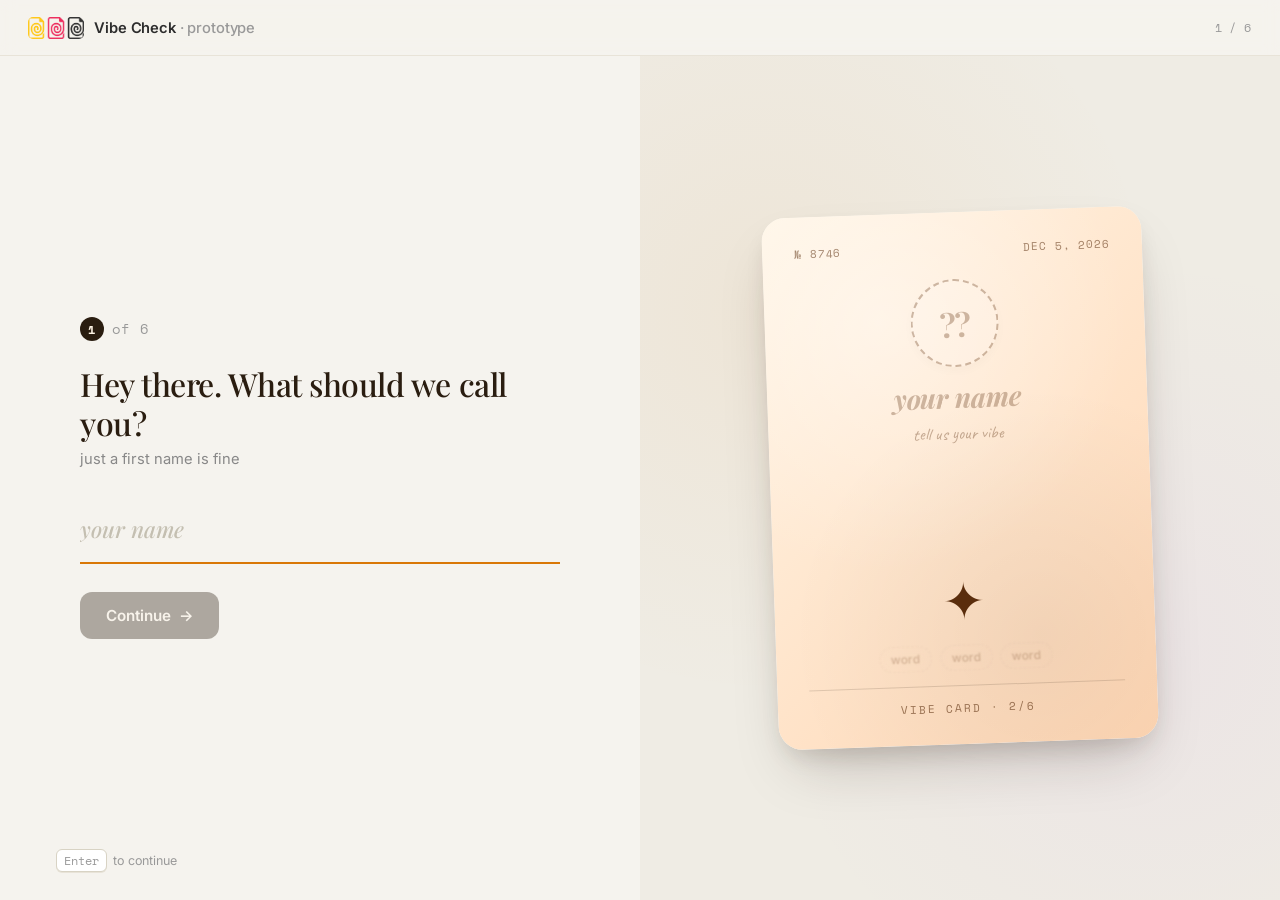
<file: vibe.html>
<!DOCTYPE html>
<html lang="en">
<head>
    <meta charset="UTF-8">
    <meta name="viewport" content="width=device-width, initial-scale=1.0">
    <link rel="icon" type="image/png" sizes="32x32" href="favicon-32.png">
    <link rel="icon" type="image/png" sizes="16x16" href="favicon-16.png">
    <link rel="apple-touch-icon" sizes="180x180" href="apple-touch-icon.png">
    <meta name="theme-color" content="#2D2D2D">
    <title>Formure — Vibe Check</title>
    <link rel="preconnect" href="https://fonts.googleapis.com">
    <link rel="preconnect" href="https://fonts.gstatic.com" crossorigin>
    <link href="https://fonts.googleapis.com/css2?family=Caveat:wght@500;700&family=Inter:wght@400;500;600;700;800&family=Playfair+Display:ital,wght@0,500;0,700;1,500&family=Space+Mono:wght@400;700&display=swap" rel="stylesheet">
    <link rel="stylesheet" href="vibe.css">
</head>
<body>
    <nav class="vibe-nav">
        <a class="vibe-logo" href="/">
            <img src="formure-logo.png" alt="Formure" height="22">
            <span>Vibe Check <em>· prototype</em></span>
        </a>
        <span class="vibe-progress" id="progress">0 / 6</span>
    </nav>

    <main class="vibe-stage">
        <!-- LEFT: Question Panel -->
        <section class="question-panel">
            <div class="question-wrap" id="questionWrap"></div>
            <div class="question-hint-row">
                <span class="kbd">Enter</span>
                <span class="kbd-label">to continue</span>
            </div>
        </section>

        <!-- RIGHT: Live Vibe Card -->
        <section class="card-panel">
            <div class="vibe-card" id="vibeCard">
                <div class="card-bg" id="cardBg"></div>
                <svg class="card-decor card-decor-tl" viewBox="0 0 60 60"><path d="M5 30 Q 20 10, 40 25 T 55 50" fill="none" stroke="currentColor" stroke-width="2" stroke-linecap="round"/></svg>
                <svg class="card-decor card-decor-tr" viewBox="0 0 60 60"><circle cx="30" cy="30" r="3" fill="currentColor"/><circle cx="45" cy="15" r="2" fill="currentColor"/><circle cx="15" cy="45" r="2.5" fill="currentColor"/><circle cx="50" cy="40" r="1.5" fill="currentColor"/></svg>
                <svg class="card-decor card-decor-bl" viewBox="0 0 60 60"><path d="M30 10 L33 25 L48 27 L36 36 L40 50 L30 42 L20 50 L24 36 L12 27 L27 25 Z" fill="currentColor"/></svg>
                <svg class="card-decor card-decor-br" viewBox="0 0 60 60"><path d="M5 5 L55 55 M5 55 L55 5 M30 5 L30 55 M5 30 L55 30" stroke="currentColor" stroke-width="1.5" stroke-linecap="round"/></svg>

                <div class="card-body">
                    <div class="card-meta-top">
                        <span class="card-no" id="cardNo">№ —</span>
                        <span class="card-date" id="cardDate"></span>
                    </div>

                    <div class="card-avatar" id="cardAvatar">
                        <span class="card-initials" id="cardInitials">??</span>
                    </div>

                    <h2 class="card-name" id="cardName">your name</h2>
                    <p class="card-tagline" id="cardTagline">tell us your vibe</p>

                    <div class="card-symbol" id="cardSymbol">✦</div>

                    <div class="card-words" id="cardWords">
                        <span class="word word-empty">word</span>
                        <span class="word word-empty">word</span>
                        <span class="word word-empty">word</span>
                    </div>

                    <div class="card-footer">
                        <span class="card-stamp" id="cardStamp">VIBE CARD</span>
                    </div>
                </div>
            </div>

            <div class="card-actions" id="cardActions">
                <button class="btn-action btn-primary" id="downloadBtn">↓ Download Card</button>
                <button class="btn-action btn-ghost" id="restartBtn">Try again</button>
            </div>
        </section>
    </main>

    <div class="confetti-layer" id="confettiLayer"></div>

    <script src="vibe.js"></script>
</body>
</html>
</file>
<file: vibe.css>
/* Formure — Vibe Check (prototype) */
/* The form IS the artifact: every answer reshapes the card on the right. */

:root {
    --card-bg-from: #fff5e6;
    --card-bg-to: #ffd6b3;
    --card-accent: #d97706;
    --card-text: #2a1d10;
    --card-decor: #d97706;
    --card-symbol: '✦';
    --card-typography: 'Inter', sans-serif;
    --card-display: 'Playfair Display', serif;
    --card-tilt: -2deg;
    --card-letterspacing: -0.01em;
}

* { box-sizing: border-box; margin: 0; padding: 0; }

html, body { height: 100%; }

body {
    font-family: 'Inter', -apple-system, BlinkMacSystemFont, sans-serif;
    background: #f5f3ee;
    color: #2D2D2D;
    overflow: hidden;
    -webkit-font-smoothing: antialiased;
    -moz-osx-font-smoothing: grayscale;
}

/* ─── Nav ─────────────────────────────────────────────── */
.vibe-nav {
    position: fixed;
    top: 0; left: 0; right: 0;
    height: 56px;
    display: flex;
    align-items: center;
    justify-content: space-between;
    padding: 0 28px;
    border-bottom: 1px solid #e8e3d8;
    background: rgba(245, 243, 238, 0.85);
    backdrop-filter: saturate(140%) blur(8px);
    -webkit-backdrop-filter: saturate(140%) blur(8px);
    z-index: 10;
}

.vibe-logo {
    display: flex;
    align-items: center;
    gap: 10px;
    text-decoration: none;
    color: inherit;
    font-weight: 600;
    font-size: 0.92rem;
    letter-spacing: -0.01em;
}

.vibe-logo img { border-radius: 5px; }

.vibe-logo em {
    font-style: normal;
    color: #999;
    font-weight: 500;
}

.vibe-progress {
    font-family: 'Space Mono', monospace;
    font-size: 0.78rem;
    color: #999;
    letter-spacing: 0.04em;
}

/* ─── Stage layout ────────────────────────────────────── */
.vibe-stage {
    position: fixed;
    top: 56px; left: 0; right: 0; bottom: 0;
    display: grid;
    grid-template-columns: 1fr 1fr;
    background: #f5f3ee;
}

@media (max-width: 880px) {
    .vibe-stage {
        grid-template-columns: 1fr;
        grid-template-rows: 45vh 1fr;
        overflow-y: auto;
        position: static;
        padding-top: 56px;
        height: auto;
        min-height: 100vh;
    }
}

/* ─── Question Panel ──────────────────────────────────── */
.question-panel {
    position: relative;
    display: flex;
    align-items: center;
    justify-content: center;
    padding: 40px 56px;
    overflow-y: auto;
}

.question-wrap {
    width: 100%;
    max-width: 480px;
}

.question-indicator {
    display: flex;
    align-items: center;
    gap: 8px;
    color: #999;
    font-size: 0.85rem;
    font-family: 'Space Mono', monospace;
    margin-bottom: 24px;
    letter-spacing: 0.02em;
}

.question-indicator .num {
    background: #2a1d10;
    color: #fff5e6;
    width: 24px; height: 24px;
    border-radius: 50%;
    display: inline-flex;
    align-items: center;
    justify-content: center;
    font-size: 0.75rem;
    font-weight: 700;
}

.question-text {
    font-family: 'Playfair Display', serif;
    font-size: 2rem;
    font-weight: 500;
    line-height: 1.2;
    color: #2a1d10;
    margin-bottom: 8px;
    letter-spacing: -0.015em;
}

.question-hint {
    color: #888;
    font-size: 0.92rem;
    margin-bottom: 28px;
}

/* Text input style */
.q-text-input {
    width: 100%;
    padding: 18px 0;
    border: none;
    border-bottom: 2px solid #2a1d10;
    background: transparent;
    font-size: 1.4rem;
    font-family: 'Playfair Display', serif;
    font-weight: 500;
    color: #2a1d10;
    outline: none;
    transition: border-color 0.2s;
}

.q-text-input::placeholder {
    color: #c4bfb1;
    font-style: italic;
}

.q-text-input:focus {
    border-bottom-color: var(--card-accent);
}

/* Option buttons */
.q-options {
    display: grid;
    grid-template-columns: repeat(2, 1fr);
    gap: 10px;
    margin-top: 8px;
}

.q-option {
    background: #fff;
    border: 1.5px solid #e8e3d8;
    border-radius: 14px;
    padding: 14px 16px;
    text-align: left;
    cursor: pointer;
    font-size: 0.95rem;
    font-weight: 500;
    color: #2a1d10;
    display: flex;
    align-items: center;
    gap: 10px;
    transition: all 0.2s ease;
    font-family: inherit;
}

.q-option:hover {
    border-color: #2a1d10;
    transform: translateY(-1px);
    box-shadow: 0 4px 12px rgba(0, 0, 0, 0.04);
}

.q-option.selected {
    border-color: var(--card-accent);
    background: #fff;
    box-shadow: 0 0 0 2px var(--card-accent);
}

.q-option .swatch {
    width: 18px;
    height: 18px;
    border-radius: 50%;
    flex-shrink: 0;
    border: 1.5px solid rgba(0,0,0,0.06);
}

.q-option .emoji {
    font-size: 1.25rem;
    line-height: 1;
}

.q-continue {
    margin-top: 28px;
    background: #2a1d10;
    color: #fff5e6;
    border: none;
    padding: 14px 26px;
    border-radius: 12px;
    font-size: 0.95rem;
    font-weight: 600;
    cursor: pointer;
    transition: all 0.2s ease;
    font-family: inherit;
    display: inline-flex;
    align-items: center;
    gap: 8px;
}

.q-continue:hover {
    transform: translateY(-1px);
    background: var(--card-accent);
    color: #fff;
}

.q-continue:disabled {
    opacity: 0.35;
    cursor: not-allowed;
    transform: none;
    background: #2a1d10;
    color: #fff5e6;
}

.q-continue .arrow {
    transition: transform 0.2s;
}

.q-continue:hover .arrow {
    transform: translateX(3px);
}

.question-hint-row {
    position: absolute;
    bottom: 28px;
    left: 56px;
    color: #999;
    font-size: 0.8rem;
    display: flex;
    align-items: center;
    gap: 6px;
}

.kbd {
    border: 1px solid #d8d3c4;
    background: #fff;
    border-radius: 6px;
    padding: 2px 7px;
    font-family: 'Space Mono', monospace;
    font-size: 0.72rem;
    box-shadow: 0 1px 0 #e8e3d8;
}

.kbd-label {
    font-size: 0.78rem;
}

@media (max-width: 880px) {
    .question-panel {
        padding: 32px 24px;
    }
    .question-text {
        font-size: 1.55rem;
    }
    .question-hint-row {
        display: none;
    }
}

/* ─── Card Panel (the artifact) ───────────────────────── */
.card-panel {
    position: relative;
    background:
        radial-gradient(circle at 20% 30%, rgba(217, 119, 6, 0.06), transparent 50%),
        radial-gradient(circle at 80% 70%, rgba(168, 85, 247, 0.05), transparent 50%),
        #efece4;
    display: flex;
    flex-direction: column;
    align-items: center;
    justify-content: center;
    padding: 40px;
    overflow: hidden;
}

@media (max-width: 880px) {
    .card-panel {
        padding: 24px;
        min-height: 45vh;
    }
}

.vibe-card {
    position: relative;
    width: min(380px, 92%);
    aspect-ratio: 5 / 7;
    border-radius: 24px;
    overflow: hidden;
    transform: rotate(var(--card-tilt));
    transition: transform 0.6s cubic-bezier(0.34, 1.56, 0.64, 1), box-shadow 0.4s;
    box-shadow:
        0 30px 60px -20px rgba(42, 29, 16, 0.25),
        0 12px 24px -8px rgba(42, 29, 16, 0.15),
        0 0 0 1px rgba(255, 255, 255, 0.5) inset;
    color: var(--card-text);
}

.vibe-card.flourish {
    animation: cardLockIn 0.9s cubic-bezier(0.34, 1.56, 0.64, 1) forwards;
}

@keyframes cardLockIn {
    0% { transform: rotate(var(--card-tilt)) scale(1); }
    40% { transform: rotate(0deg) scale(1.04); }
    100% { transform: rotate(0deg) scale(1.02); }
}

.card-bg {
    position: absolute;
    inset: 0;
    background: linear-gradient(135deg, var(--card-bg-from) 0%, var(--card-bg-to) 100%);
    transition: background 0.8s ease;
    z-index: 0;
}

.card-bg::before {
    content: '';
    position: absolute;
    inset: 0;
    background:
        radial-gradient(circle at 30% 20%, rgba(255,255,255,0.4), transparent 50%),
        radial-gradient(circle at 70% 80%, rgba(0,0,0,0.05), transparent 50%);
    pointer-events: none;
}

/* Generative decorations — fade in stage by stage */
.card-decor {
    position: absolute;
    width: 60px;
    height: 60px;
    color: var(--card-decor);
    opacity: 0;
    transform: scale(0.6) rotate(-20deg);
    transition: opacity 0.8s ease, transform 0.8s cubic-bezier(0.34, 1.56, 0.64, 1);
    z-index: 1;
    pointer-events: none;
}

.vibe-card[data-stage="2"] .card-decor-tl,
.vibe-card[data-stage="3"] .card-decor-tl,
.vibe-card[data-stage="4"] .card-decor-tl,
.vibe-card[data-stage="5"] .card-decor-tl,
.vibe-card[data-stage="6"] .card-decor-tl,
.vibe-card[data-stage="done"] .card-decor-tl {
    opacity: 0.7;
    transform: scale(1) rotate(0deg);
}

.vibe-card[data-stage="3"] .card-decor-tr,
.vibe-card[data-stage="4"] .card-decor-tr,
.vibe-card[data-stage="5"] .card-decor-tr,
.vibe-card[data-stage="6"] .card-decor-tr,
.vibe-card[data-stage="done"] .card-decor-tr {
    opacity: 0.6;
    transform: scale(1) rotate(0deg);
}

.vibe-card[data-stage="5"] .card-decor-bl,
.vibe-card[data-stage="6"] .card-decor-bl,
.vibe-card[data-stage="done"] .card-decor-bl {
    opacity: 0.7;
    transform: scale(1) rotate(0deg);
}

.vibe-card[data-stage="6"] .card-decor-br,
.vibe-card[data-stage="done"] .card-decor-br {
    opacity: 0.5;
    transform: scale(1) rotate(0deg);
}

.card-decor-tl { top: 24px; left: 24px; }
.card-decor-tr { top: 24px; right: 24px; }
.card-decor-bl { bottom: 60px; left: 24px; }
.card-decor-br { bottom: 60px; right: 24px; }

.card-body {
    position: relative;
    z-index: 2;
    padding: 28px 32px;
    height: 100%;
    display: flex;
    flex-direction: column;
    align-items: center;
    text-align: center;
}

/* Top meta */
.card-meta-top {
    width: 100%;
    display: flex;
    justify-content: space-between;
    font-family: 'Space Mono', monospace;
    font-size: 0.7rem;
    letter-spacing: 0.08em;
    color: var(--card-text);
    opacity: 0.55;
    text-transform: uppercase;
}

/* Avatar */
.card-avatar {
    margin-top: 22px;
    width: 88px;
    height: 88px;
    border-radius: 50%;
    background: rgba(255, 255, 255, 0.5);
    border: 2px solid var(--card-text);
    display: flex;
    align-items: center;
    justify-content: center;
    transition: all 0.5s cubic-bezier(0.34, 1.56, 0.64, 1);
    box-shadow: 0 4px 12px rgba(42, 29, 16, 0.08);
}

.card-avatar.empty {
    border-style: dashed;
    border-color: var(--card-text);
    opacity: 0.3;
}

.card-initials {
    font-family: var(--card-display);
    font-size: 2rem;
    font-weight: 700;
    color: var(--card-text);
    letter-spacing: -0.02em;
}

.card-name {
    margin-top: 16px;
    font-family: var(--card-display);
    font-size: 1.7rem;
    font-weight: 700;
    color: var(--card-text);
    line-height: 1.1;
    letter-spacing: var(--card-letterspacing);
    transition: all 0.3s;
}

.card-name.empty {
    opacity: 0.3;
    font-style: italic;
}

.card-tagline {
    margin-top: 10px;
    font-family: 'Caveat', cursive;
    font-size: 1.1rem;
    color: var(--card-text);
    opacity: 0.75;
    line-height: 1.2;
    max-width: 90%;
    min-height: 1.4em;
    transition: all 0.3s;
}

.card-tagline.empty {
    opacity: 0.35;
}

.card-symbol {
    margin-top: auto;
    margin-bottom: 4px;
    font-size: 3.2rem;
    color: var(--card-text);
    line-height: 1;
    transition: all 0.5s cubic-bezier(0.34, 1.56, 0.64, 1);
    transform-origin: center;
    user-select: none;
}

.card-symbol.empty {
    opacity: 0.2;
}

.card-words {
    margin-top: 14px;
    display: flex;
    gap: 6px;
    flex-wrap: wrap;
    justify-content: center;
    max-width: 100%;
}

.card-words .word {
    background: rgba(255, 255, 255, 0.55);
    border: 1px solid rgba(42, 29, 16, 0.15);
    color: var(--card-text);
    padding: 5px 11px;
    border-radius: 999px;
    font-size: 0.78rem;
    font-weight: 500;
    letter-spacing: -0.005em;
    transition: all 0.4s cubic-bezier(0.34, 1.56, 0.64, 1);
    transform: scale(1);
    backdrop-filter: blur(6px);
    -webkit-backdrop-filter: blur(6px);
}

.card-words .word-empty {
    opacity: 0.25;
    background: transparent;
    border-style: dashed;
    transform: scale(0.95);
}

.card-words .word-fresh {
    animation: wordPop 0.5s cubic-bezier(0.34, 1.56, 0.64, 1);
}

@keyframes wordPop {
    0% { transform: scale(0.5); opacity: 0; }
    60% { transform: scale(1.15); }
    100% { transform: scale(1); opacity: 1; }
}

.card-footer {
    margin-top: 14px;
    width: 100%;
    border-top: 1px solid rgba(42, 29, 16, 0.15);
    padding-top: 10px;
    text-align: center;
}

.card-stamp {
    font-family: 'Space Mono', monospace;
    font-size: 0.7rem;
    letter-spacing: 0.18em;
    text-transform: uppercase;
    color: var(--card-text);
    opacity: 0.6;
}

/* ─── Energy → typography moods ───────────────────────── */
.vibe-card[data-energy="chill"] {
    --card-display: 'Inter', sans-serif;
    --card-letterspacing: -0.02em;
}
.vibe-card[data-energy="chill"] .card-name {
    text-transform: lowercase;
    font-weight: 500;
}

.vibe-card[data-energy="sharp"] {
    --card-display: 'Inter', sans-serif;
    --card-letterspacing: 0.05em;
}
.vibe-card[data-energy="sharp"] .card-name {
    text-transform: uppercase;
    font-weight: 800;
}

.vibe-card[data-energy="dreamy"] {
    --card-display: 'Playfair Display', serif;
}
.vibe-card[data-energy="dreamy"] .card-name {
    font-style: italic;
    font-weight: 500;
}

.vibe-card[data-energy="wild"] {
    --card-display: 'Caveat', cursive;
    --card-letterspacing: 0;
}
.vibe-card[data-energy="wild"] .card-name {
    font-weight: 700;
    transform: rotate(-2deg);
}
.vibe-card[data-energy="wild"] .card-symbol {
    transform: rotate(8deg) scale(1.05);
}

/* ─── Card actions ────────────────────────────────────── */
.card-actions {
    display: none;
    gap: 10px;
    margin-top: 28px;
}

.card-actions.show {
    display: flex;
    animation: actionsIn 0.5s ease 0.4s backwards;
}

@keyframes actionsIn {
    from { opacity: 0; transform: translateY(8px); }
    to { opacity: 1; transform: none; }
}

.btn-action {
    border: none;
    padding: 12px 22px;
    border-radius: 10px;
    font-size: 0.9rem;
    font-weight: 600;
    cursor: pointer;
    font-family: inherit;
    transition: all 0.2s;
}

.btn-action.btn-primary {
    background: #2a1d10;
    color: #fff5e6;
}

.btn-action.btn-primary:hover {
    background: var(--card-accent);
    transform: translateY(-1px);
}

.btn-action.btn-ghost {
    background: transparent;
    color: #888;
    border: 1px solid #d8d3c4;
}

.btn-action.btn-ghost:hover {
    border-color: #2a1d10;
    color: #2a1d10;
}

/* ─── Confetti ────────────────────────────────────────── */
.confetti-layer {
    position: fixed;
    inset: 0;
    pointer-events: none;
    z-index: 100;
}

.confetti {
    position: absolute;
    width: 8px;
    height: 14px;
    border-radius: 2px;
    top: -20px;
    animation: fall 2.4s linear forwards;
}

@keyframes fall {
    0% { transform: translateY(0) rotate(0deg); opacity: 1; }
    100% { transform: translateY(110vh) rotate(720deg); opacity: 0; }
}

/* ─── Question transitions ────────────────────────────── */
.question-wrap.changing {
    animation: qOut 0.25s ease forwards;
}

.question-wrap.entering {
    animation: qIn 0.4s cubic-bezier(0.34, 1.56, 0.64, 1) forwards;
}

@keyframes qOut {
    to { opacity: 0; transform: translateY(-8px); }
}

@keyframes qIn {
    from { opacity: 0; transform: translateY(10px); }
    to { opacity: 1; transform: none; }
}
</file>
